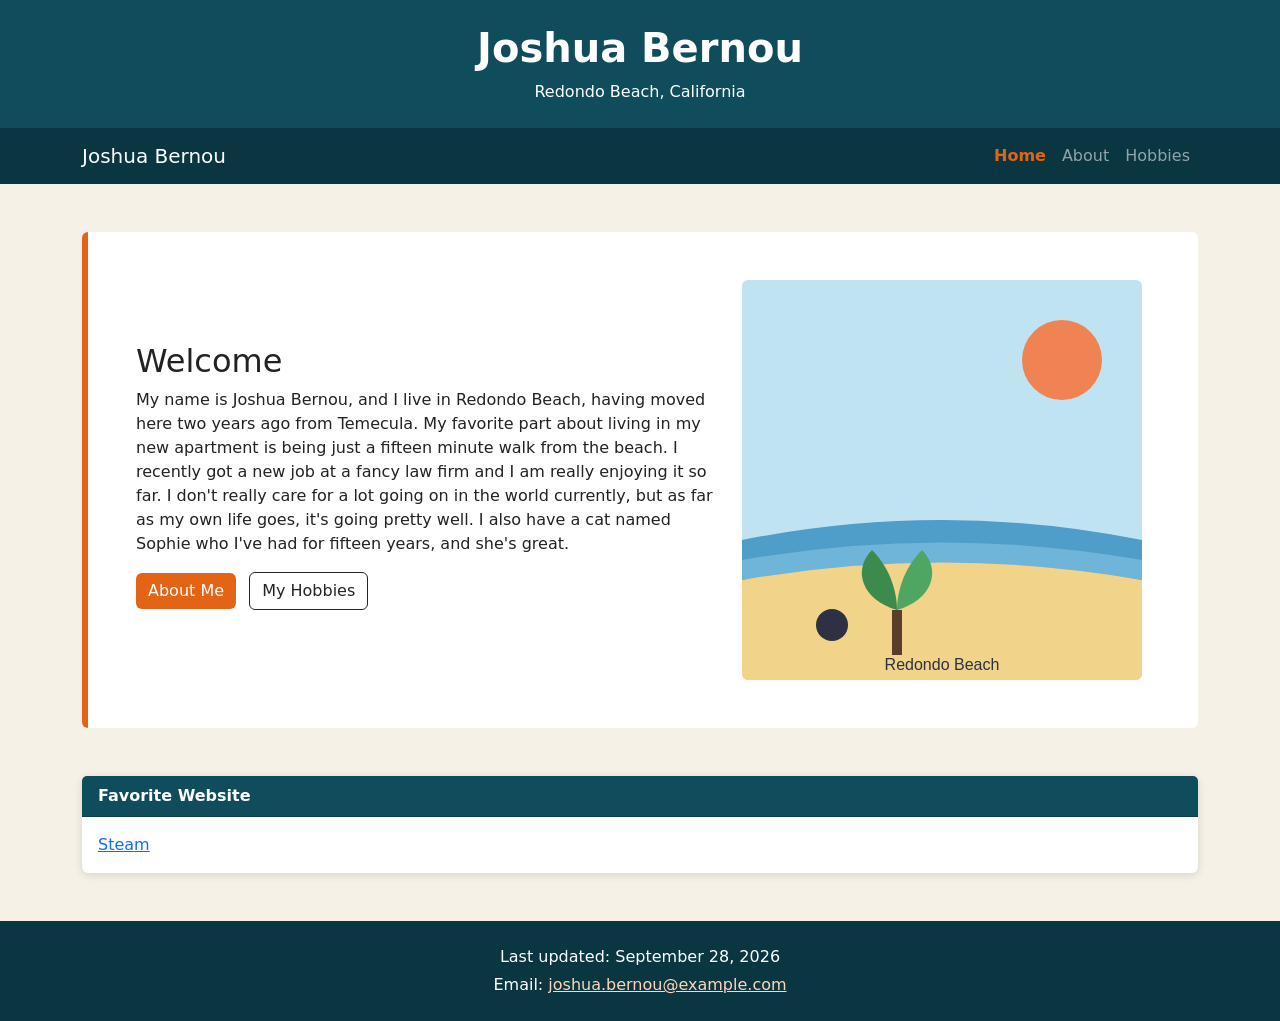
<file: index.html>
<!DOCTYPE html>
<html lang="en">
<head>
  <meta charset="utf-8">
  <meta name="viewport" content="width=device-width, initial-scale=1">
  <meta name="author" content="Joshua Bernou">
  <meta name="description" content="Personal homepage for Joshua Bernou">
  <title>Joshua Bernou</title>
  <link href="https://cdn.jsdelivr.net/npm/bootstrap@5.3.3/dist/css/bootstrap.min.css" rel="stylesheet">
  <link href="style.css" rel="stylesheet">
</head>
<body>

<header class="site-header p-4 text-center">
  <h1>Joshua Bernou</h1>
  <p class="mb-0">Redondo Beach, California</p>
</header>

<nav class="navbar navbar-expand-sm navbar-dark sticky-top">
  <div class="container">
    <a class="navbar-brand" href="index.html">Joshua Bernou</a>
    <button class="navbar-toggler" type="button" data-bs-toggle="collapse" data-bs-target="#mainNav" aria-controls="mainNav" aria-expanded="false" aria-label="Toggle navigation">
      <span class="navbar-toggler-icon"></span>
    </button>
    <div class="collapse navbar-collapse" id="mainNav">
      <ul class="navbar-nav ms-auto">
        <li class="nav-item"><a class="nav-link active" href="index.html">Home</a></li>
        <li class="nav-item"><a class="nav-link" href="about.html">About</a></li>
        <li class="nav-item"><a class="nav-link" href="hobbies.html">Hobbies</a></li>
      </ul>
    </div>
  </div>
</nav>

<main class="container my-5">
  <section class="hero p-4 p-md-5 rounded mb-5">
    <div class="row align-items-center g-4">
      <div class="col-md-7">
        <h2>Welcome</h2>
        <p>My name is Joshua Bernou, and I live in Redondo Beach, having moved here two years ago from Temecula. My favorite part about living in my new apartment is being just a fifteen minute walk from the beach. I recently got a new job at a fancy law firm and I am really enjoying it so far. I don't really care for a lot going on in the world currently, but as far as my own life goes, it's going pretty well. I also have a cat named Sophie who I've had for fifteen years, and she's great.</p>
        <a href="about.html" class="btn btn-coral me-2 mb-2">About Me</a>
        <a href="hobbies.html" class="btn btn-outline-dark mb-2">My Hobbies</a>
      </div>
      <div class="col-md-5">
        <img src="beach.svg" class="img-fluid rounded" alt="Illustration of Redondo Beach">
      </div>
    </div>
  </section>

  <section class="card">
    <div class="card-header">Favorite Website</div>
    <div class="card-body">
      <a href="https://store.steampowered.com/" target="_blank" rel="noopener">Steam</a>
    </div>
  </section>
</main>

<footer class="py-4 text-center">
  <div class="container">
    <p class="mb-1">Last updated: September 28, 2026</p>
    <p class="mb-0">Email: <a href="mailto:joshua.bernou@example.com">joshua.bernou@example.com</a></p>
  </div>
</footer>

<script src="https://cdn.jsdelivr.net/npm/bootstrap@5.3.3/dist/js/bootstrap.bundle.min.js"></script>
</body>
</html>
</file>
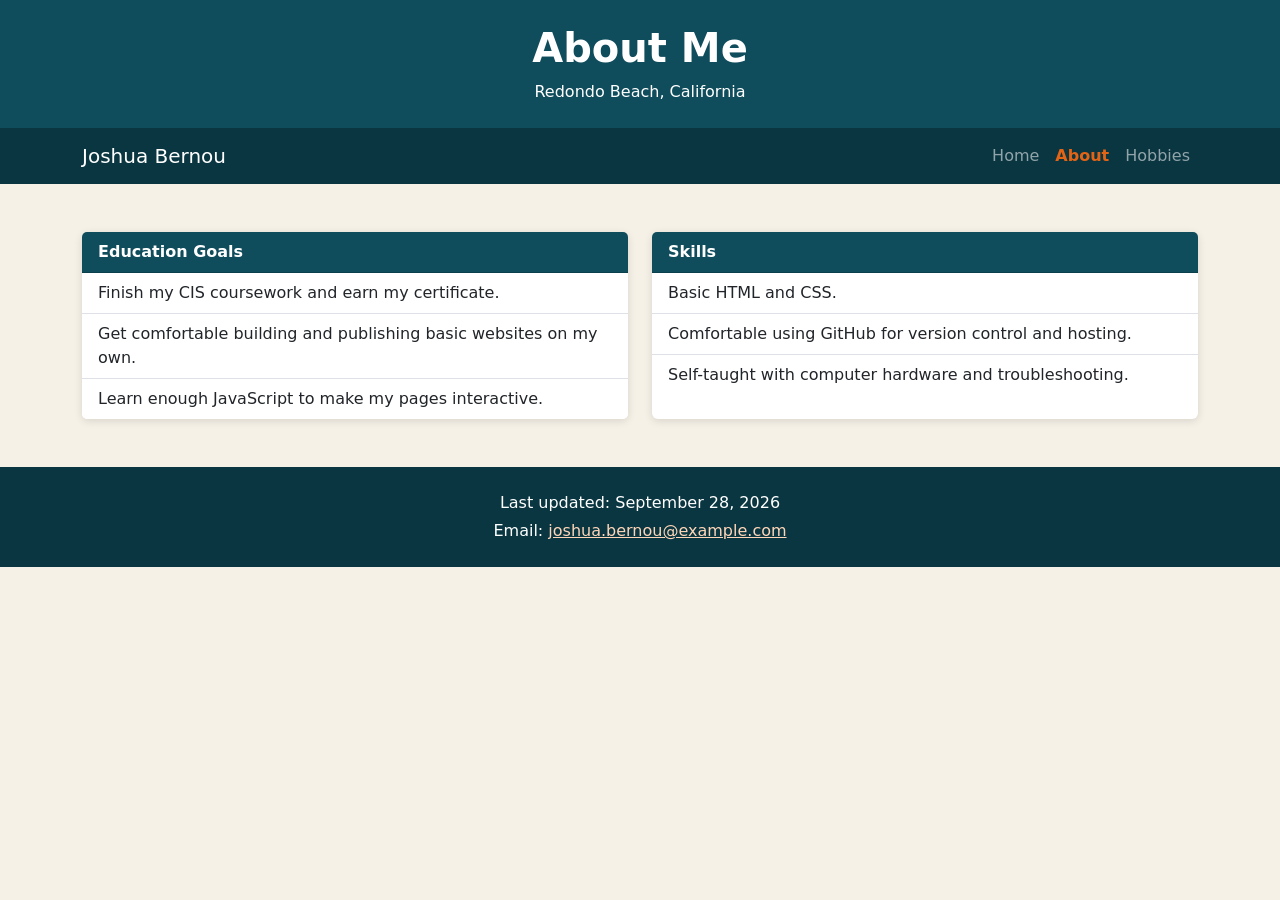
<file: about.html>
<!DOCTYPE html>
<html lang="en">
<head>
  <meta charset="utf-8">
  <meta name="viewport" content="width=device-width, initial-scale=1">
  <meta name="author" content="Joshua Bernou">
  <meta name="description" content="About page for Joshua Bernou">
  <title>About Joshua Bernou</title>
  <link href="https://cdn.jsdelivr.net/npm/bootstrap@5.3.3/dist/css/bootstrap.min.css" rel="stylesheet">
  <link href="style.css" rel="stylesheet">
</head>
<body>

<header class="site-header p-4 text-center">
  <h1>About Me</h1>
  <p class="mb-0">Redondo Beach, California</p>
</header>

<nav class="navbar navbar-expand-sm navbar-dark sticky-top">
  <div class="container">
    <a class="navbar-brand" href="index.html">Joshua Bernou</a>
    <button class="navbar-toggler" type="button" data-bs-toggle="collapse" data-bs-target="#mainNav" aria-controls="mainNav" aria-expanded="false" aria-label="Toggle navigation">
      <span class="navbar-toggler-icon"></span>
    </button>
    <div class="collapse navbar-collapse" id="mainNav">
      <ul class="navbar-nav ms-auto">
        <li class="nav-item"><a class="nav-link" href="index.html">Home</a></li>
        <li class="nav-item"><a class="nav-link active" href="about.html">About</a></li>
        <li class="nav-item"><a class="nav-link" href="hobbies.html">Hobbies</a></li>
      </ul>
    </div>
  </div>
</nav>

<main class="container my-5">
  <div class="row g-4">
    <div class="col-md-6">
      <div class="card h-100">
        <div class="card-header">Education Goals</div>
        <ul class="list-group list-group-flush">
          <li class="list-group-item">Finish my CIS coursework and earn my certificate.</li>
          <li class="list-group-item">Get comfortable building and publishing basic websites on my own.</li>
          <li class="list-group-item">Learn enough JavaScript to make my pages interactive.</li>
        </ul>
      </div>
    </div>
    <div class="col-md-6">
      <div class="card h-100">
        <div class="card-header">Skills</div>
        <ul class="list-group list-group-flush">
          <li class="list-group-item">Basic HTML and CSS.</li>
          <li class="list-group-item">Comfortable using GitHub for version control and hosting.</li>
          <li class="list-group-item">Self-taught with computer hardware and troubleshooting.</li>
        </ul>
      </div>
    </div>
  </div>
</main>

<footer class="py-4 text-center">
  <div class="container">
    <p class="mb-1">Last updated: September 28, 2026</p>
    <p class="mb-0">Email: <a href="mailto:joshua.bernou@example.com">joshua.bernou@example.com</a></p>
  </div>
</footer>

<script src="https://cdn.jsdelivr.net/npm/bootstrap@5.3.3/dist/js/bootstrap.bundle.min.js"></script>
</body>
</html>
</file>
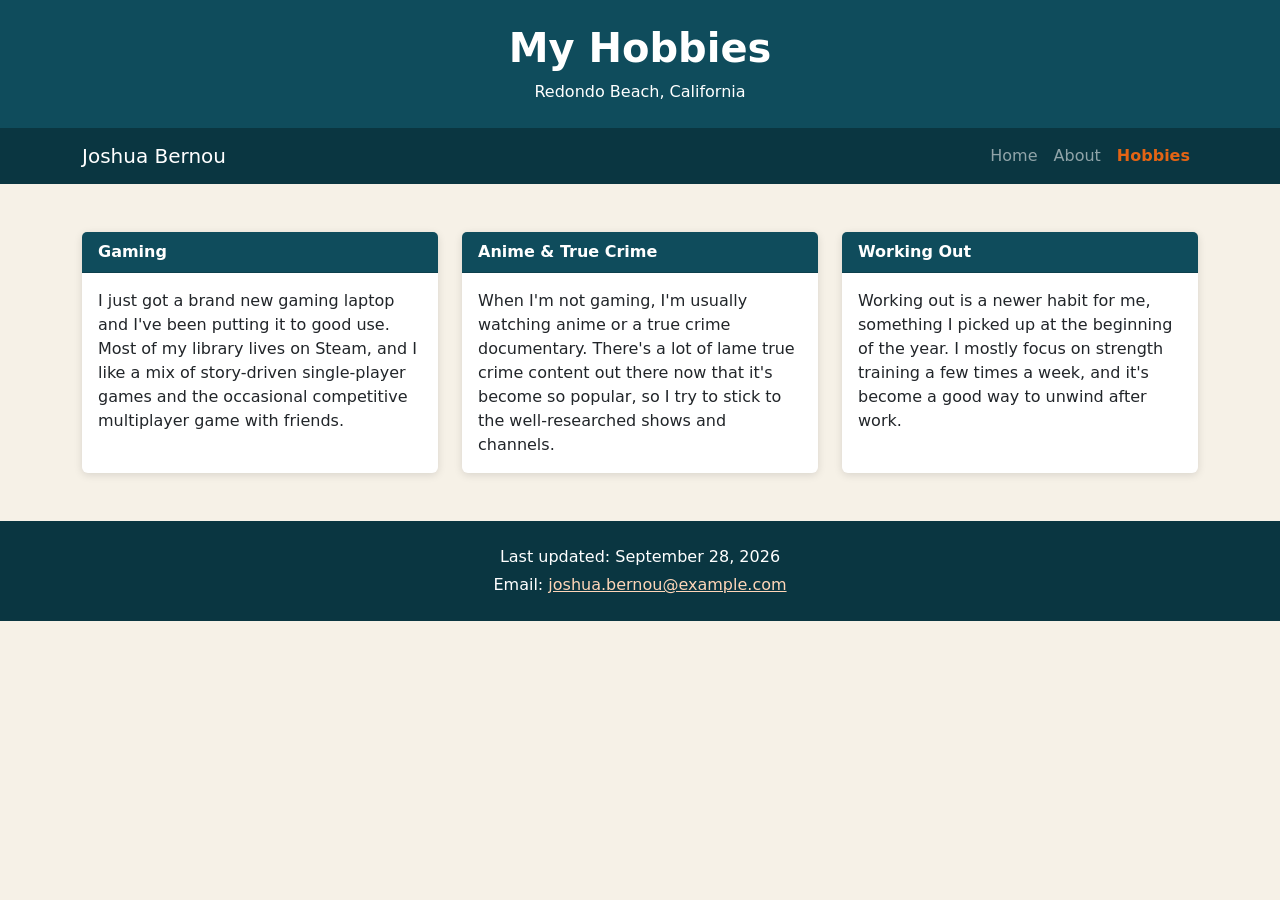
<file: hobbies.html>
<!DOCTYPE html>
<html lang="en">
<head>
  <meta charset="utf-8">
  <meta name="viewport" content="width=device-width, initial-scale=1">
  <meta name="author" content="Joshua Bernou">
  <meta name="description" content="Hobbies and interests page for Joshua Bernou">
  <title>Hobbies - Joshua Bernou</title>
  <link href="https://cdn.jsdelivr.net/npm/bootstrap@5.3.3/dist/css/bootstrap.min.css" rel="stylesheet">
  <link href="style.css" rel="stylesheet">
</head>
<body>

<header class="site-header p-4 text-center">
  <h1>My Hobbies</h1>
  <p class="mb-0">Redondo Beach, California</p>
</header>

<nav class="navbar navbar-expand-sm navbar-dark sticky-top">
  <div class="container">
    <a class="navbar-brand" href="index.html">Joshua Bernou</a>
    <button class="navbar-toggler" type="button" data-bs-toggle="collapse" data-bs-target="#mainNav" aria-controls="mainNav" aria-expanded="false" aria-label="Toggle navigation">
      <span class="navbar-toggler-icon"></span>
    </button>
    <div class="collapse navbar-collapse" id="mainNav">
      <ul class="navbar-nav ms-auto">
        <li class="nav-item"><a class="nav-link" href="index.html">Home</a></li>
        <li class="nav-item"><a class="nav-link" href="about.html">About</a></li>
        <li class="nav-item"><a class="nav-link active" href="hobbies.html">Hobbies</a></li>
      </ul>
    </div>
  </div>
</nav>

<main class="container my-5">
  <div class="row g-4">
    <div class="col-md-4">
      <div class="card h-100">
        <div class="card-header">Gaming</div>
        <div class="card-body">
          <p class="card-text">I just got a brand new gaming laptop and I've been putting it to good use. Most of my library lives on Steam, and I like a mix of story-driven single-player games and the occasional competitive multiplayer game with friends.</p>
        </div>
      </div>
    </div>
    <div class="col-md-4">
      <div class="card h-100">
        <div class="card-header">Anime &amp; True Crime</div>
        <div class="card-body">
          <p class="card-text">When I'm not gaming, I'm usually watching anime or a true crime documentary. There's a lot of lame true crime content out there now that it's become so popular, so I try to stick to the well-researched shows and channels.</p>
        </div>
      </div>
    </div>
    <div class="col-md-4">
      <div class="card h-100">
        <div class="card-header">Working Out</div>
        <div class="card-body">
          <p class="card-text">Working out is a newer habit for me, something I picked up at the beginning of the year. I mostly focus on strength training a few times a week, and it's become a good way to unwind after work.</p>
        </div>
      </div>
    </div>
  </div>
</main>

<footer class="py-4 text-center">
  <div class="container">
    <p class="mb-1">Last updated: September 28, 2026</p>
    <p class="mb-0">Email: <a href="mailto:joshua.bernou@example.com">joshua.bernou@example.com</a></p>
  </div>
</footer>

<script src="https://cdn.jsdelivr.net/npm/bootstrap@5.3.3/dist/js/bootstrap.bundle.min.js"></script>
</body>
</html>
</file>
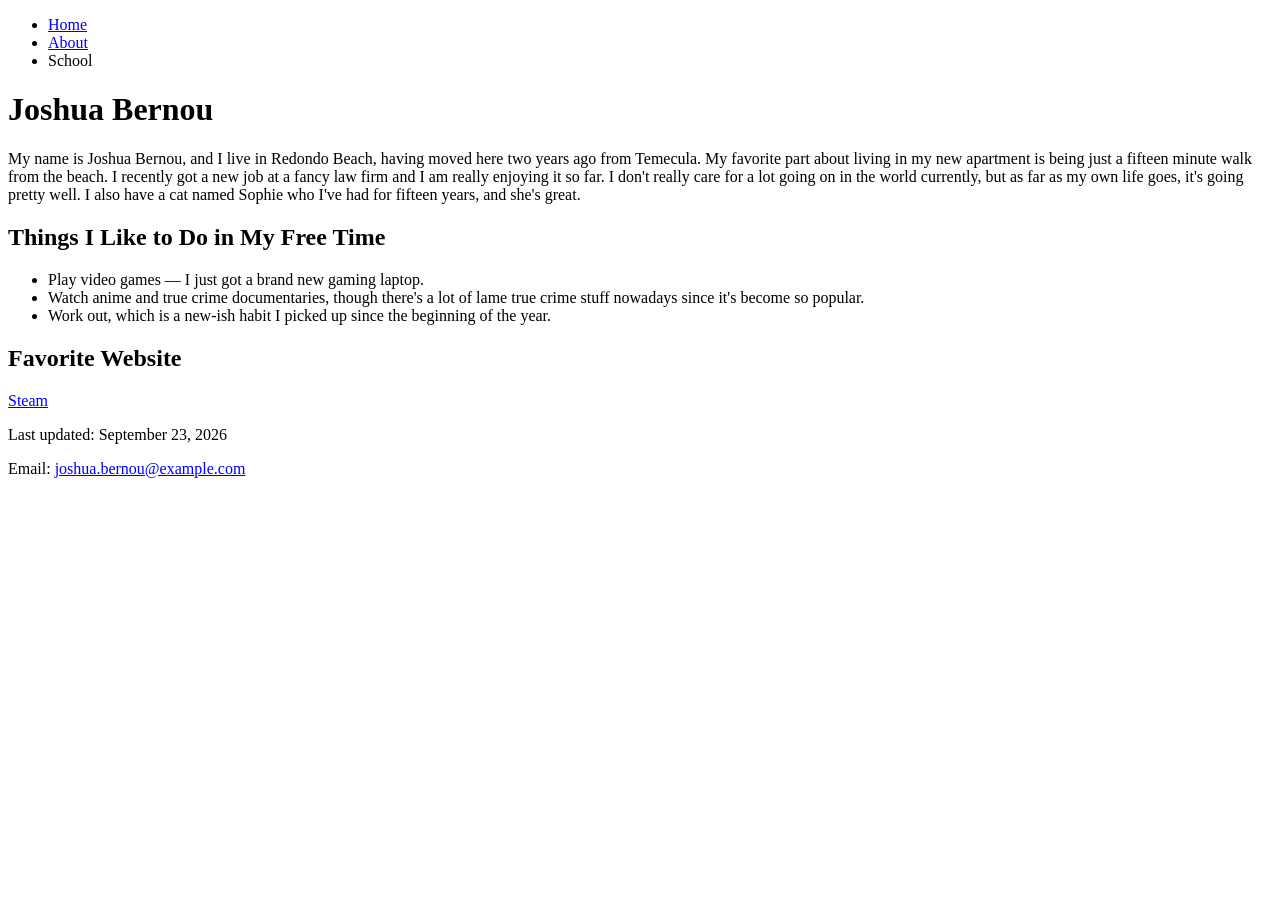
<file: index (2).html>
<!DOCTYPE html>
<html lang="en">
<head>
    <meta charset="UTF-8">
    <meta name="viewport" content="width=device-width, initial-scale=1.0">
    <meta name="description" content="Personal homepage for Joshua Bernou">
    <meta name="author" content="Joshua Bernou">
    <title>Joshua Bernou</title>
</head>
<body>

    <nav>
        <ul>
            <li><a href="index.html">Home</a></li>
            <li><a href="about.html">About</a></li>
            <li>School</li>
        </ul>
    </nav>

    <h1>Joshua Bernou</h1>

    <p>
        My name is Joshua Bernou, and I live in Redondo Beach, having moved here two years ago from Temecula.
        My favorite part about living in my new apartment is being just a fifteen minute walk from the beach.
        I recently got a new job at a fancy law firm and I am really enjoying it so far.
        I don't really care for a lot going on in the world currently, but as far as my own life goes, it's going pretty well.
        I also have a cat named Sophie who I've had for fifteen years, and she's great.
    </p>

    <h2>Things I Like to Do in My Free Time</h2>
    <ul>
        <li>Play video games — I just got a brand new gaming laptop.</li>
        <li>Watch anime and true crime documentaries, though there's a lot of lame true crime stuff nowadays since it's become so popular.</li>
        <li>Work out, which is a new-ish habit I picked up since the beginning of the year.</li>
    </ul>

    <h2>Favorite Website</h2>
    <p>
        <a href="https://store.steampowered.com/" target="_blank">Steam</a>
    </p>

    <footer>
        <p>Last updated: September 23, 2026</p>
        <p>Email: <a href="mailto:joshua.bernou@example.com">joshua.bernou@example.com</a></p>
    </footer>

</body>
</html>
</file>
<file: style.css>
:root {
  --ocean: #0f4c5c;
  --ocean-dark: #0a3641;
  --sand: #f6f1e7;
  --coral: #e36414;
}
body { background-color: var(--sand); color: #222; }
.site-header { background-color: var(--ocean); color: #fff; }
.site-header h1 { font-weight: 700; }
.navbar { background-color: var(--ocean-dark) !important; }
.navbar .nav-link.active { color: var(--coral) !important; font-weight: 600; }
.hero { background-color: #fff; border-left: 6px solid var(--coral); }
.card { border: 0; box-shadow: 0 2px 8px rgba(0, 0, 0, 0.12); }
.card-header { background-color: var(--ocean); color: #fff; font-weight: 600; }
.btn-coral { background-color: var(--coral); color: #fff; border: 0; }
.btn-coral:hover { background-color: #c4540f; color: #fff; }
footer { background-color: var(--ocean-dark); color: #fff; }
footer a { color: #ffd6b8; }
</file>
